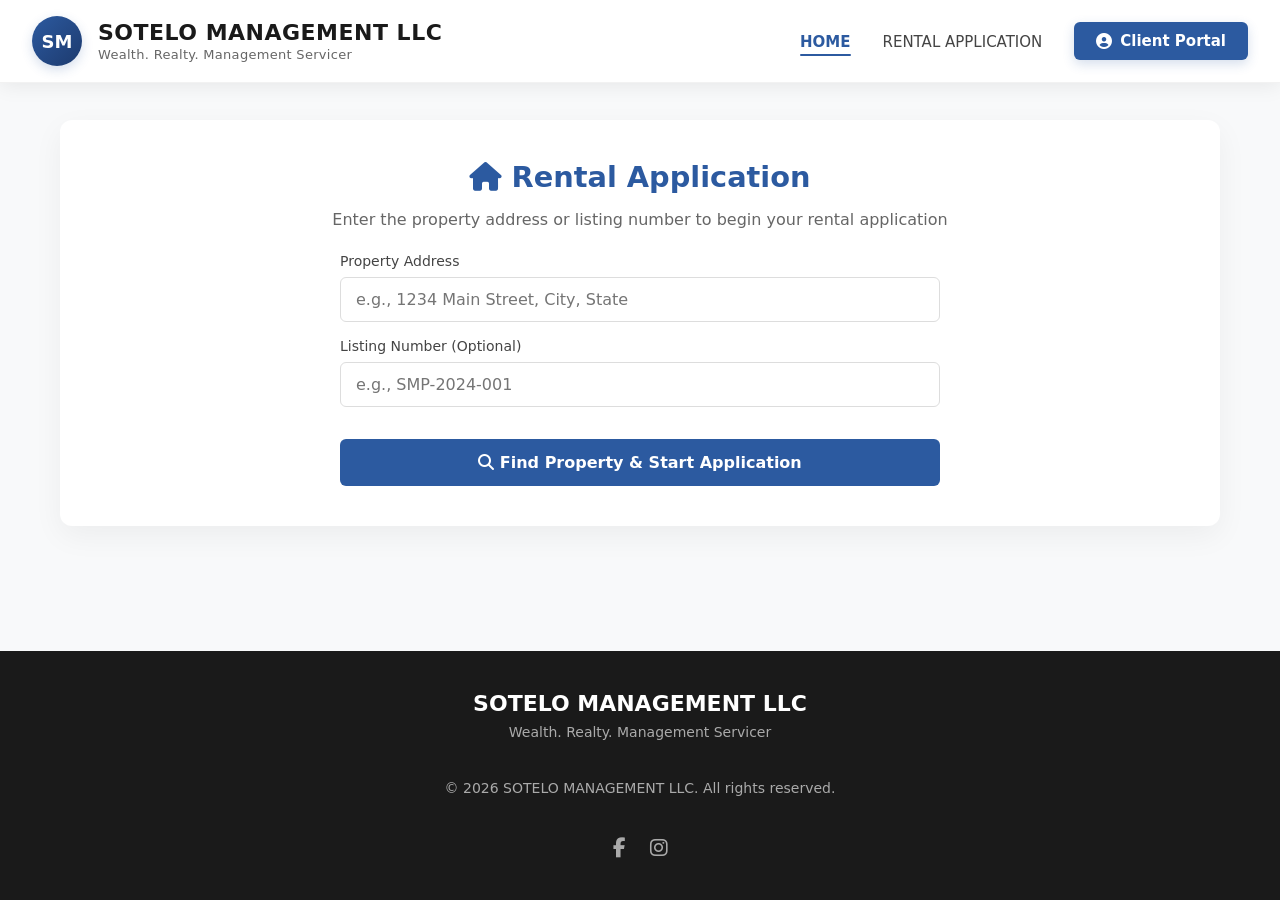
<file: legacy_ui_backup/app.html>
<!doctype html>
<html lang="en">
  <!-- Mirrored from www.sotelomanagement.com/app.html by HTTrack Website Copier/3.x [XR&CO'2014], Mon, 09 Feb 2026 10:55:15 GMT -->
  <head>
    <!-- <script src="main.js"></script> -->
    <meta charset="UTF-8" />
    <meta name="viewport" content="width=device-width, initial-scale=1.0" />
    <title>SOTELO MANAGEMENT LLC - Rental Application</title>
    <link
      rel="stylesheet"
      href="https://cdnjs.cloudflare.com/ajax/libs/font-awesome/6.4.0/css/all.min.css"
    />
    <style>
      /* Base styles matching index.html */
      * {
        margin: 0;
        padding: 0;
        box-sizing: border-box;
        font-family: "Inter", system-ui, sans-serif;
      }

      body {
        background-color: #f8f9fa;
        color: #333333;
        min-height: 100vh;
        display: flex;
        flex-direction: column;
      }

      /* Header matching index.html */
      header {
        background: rgba(255, 255, 255, 0.95);
        backdrop-filter: blur(10px);
        padding: 1rem 2rem;
        position: fixed;
        width: 100%;
        top: 0;
        z-index: 1000;
        box-shadow: 0 2px 20px rgba(0, 0, 0, 0.08);
        border-bottom: 1px solid rgba(0, 0, 0, 0.05);
      }

      .header-container {
        display: flex;
        justify-content: space-between;
        align-items: center;
        max-width: 1400px;
        margin: 0 auto;
      }

      .logo-container {
        display: flex;
        align-items: center;
        gap: 1rem;
      }

      .logo-circle {
        width: 50px;
        height: 50px;
        border-radius: 50%;
        background: linear-gradient(135deg, #2c5aa0 0%, #1d3a6e 100%);
        display: flex;
        align-items: center;
        justify-content: center;
        color: white;
        font-weight: bold;
        font-size: 18px;
        box-shadow: 0 4px 12px rgba(44, 90, 160, 0.2);
      }

      .logo-text {
        display: flex;
        flex-direction: column;
      }

      .company-name-header {
        font-size: 22px;
        font-weight: 700;
        color: #1a1a1a;
        letter-spacing: 0.5px;
      }

      .company-slogan-header {
        font-size: 13px;
        color: #666;
        margin-top: 2px;
        letter-spacing: 0.3px;
      }

      /* Navigation matching index.html */
      nav {
        display: flex;
        align-items: center;
        gap: 2rem;
      }

      .nav-links {
        display: flex;
        list-style: none;
        gap: 2rem;
        margin: 0;
        padding: 0;
      }

      .nav-links a {
        text-decoration: none;
        color: #444;
        font-weight: 500;
        font-size: 15px;
        transition: color 0.3s;
        position: relative;
      }

      .nav-links a:hover {
        color: #2c5aa0;
      }

      .nav-links a.active {
        color: #2c5aa0;
        font-weight: 600;
      }

      .nav-links a.active::after {
        content: "";
        position: absolute;
        bottom: -5px;
        left: 0;
        width: 100%;
        height: 2px;
        background: #2c5aa0;
        border-radius: 2px;
      }

      /* Client Portal Button matching index.html */
      .client-portal-btn {
        background-color: #2c5aa0;
        color: white;
        border: none;
        padding: 10px 22px;
        border-radius: 6px;
        font-weight: 600;
        font-size: 15px;
        cursor: pointer;
        transition:
          background-color 0.3s,
          transform 0.2s;
        box-shadow: 0 4px 12px rgba(44, 90, 160, 0.2);
        display: flex;
        align-items: center;
        gap: 8px;
      }

      .client-portal-btn:hover {
        background-color: #1d4a8a;
        transform: translateY(-2px);
      }

      .client-portal-btn i {
        font-size: 16px;
      }

      /* Main content container */
      .container {
        max-width: 1200px;
        margin: 120px auto 60px;
        padding: 0 20px;
        width: 100%;
      }

      /* Property Input Section */
      .property-input-section {
        background-color: white;
        border-radius: 12px;
        padding: 2.5rem;
        box-shadow: 0 10px 30px rgba(0, 0, 0, 0.05);
        text-align: center;
        margin-bottom: 30px;
      }

      .property-input-section h1 {
        color: #2c5aa0;
        margin-bottom: 1rem;
        font-size: 1.8rem;
        font-weight: 600;
      }

      .property-input-section p {
        color: #666;
        margin-bottom: 1.5rem;
        font-size: 1rem;
      }

      .input-group {
        display: flex;
        flex-direction: column;
        gap: 1rem;
        max-width: 600px;
        margin: 0 auto;
      }

      .input-row {
        display: flex;
        gap: 1rem;
      }

      .form-group {
        flex: 1;
      }

      .form-group label {
        display: block;
        margin-bottom: 0.5rem;
        color: #444;
        font-weight: 500;
        font-size: 14px;
        text-align: left;
      }

      .form-group input {
        width: 100%;
        padding: 12px 15px;
        border: 1px solid #ddd;
        border-radius: 6px;
        font-size: 16px;
        transition:
          border 0.3s,
          box-shadow 0.3s;
      }

      .form-group input:focus {
        border-color: #2c5aa0;
        outline: none;
        box-shadow: 0 0 0 3px rgba(44, 90, 160, 0.1);
      }

      .submit-property-btn {
        background-color: #2c5aa0;
        color: white;
        border: none;
        padding: 14px 30px;
        border-radius: 6px;
        font-size: 16px;
        font-weight: 600;
        cursor: pointer;
        transition: background-color 0.3s;
        margin-top: 1rem;
      }

      .submit-property-btn:hover {
        background-color: #1d4a8a;
      }

      /* Property Info Display */
      .property-info-section {
        background-color: white;
        border-radius: 12px;
        padding: 2rem;
        box-shadow: 0 10px 30px rgba(0, 0, 0, 0.05);
        margin-bottom: 30px;
        display: none;
      }

      .property-info-section.active {
        display: block;
      }

      .property-header {
        background: linear-gradient(135deg, #2c5aa0 0%, #1d3a6e 100%);
        color: white;
        padding: 1.5rem;
        border-radius: 10px;
        margin-bottom: 1.5rem;
      }

      .property-header h2 {
        font-size: 1.5rem;
        margin-bottom: 0.5rem;
      }

      .property-details-grid {
        display: grid;
        grid-template-columns: repeat(auto-fit, minmax(300px, 1fr));
        gap: 1.5rem;
        margin-bottom: 1.5rem;
      }

      .details-card {
        padding: 1.5rem;
        border-radius: 8px;
        border-left: 4px solid #2c5aa0;
        background-color: #f9f9f9;
      }

      .details-card h3 {
        color: #2c5aa0;
        margin-bottom: 1rem;
        font-size: 1.2rem;
      }

      .details-card ul {
        list-style-type: none;
        padding-left: 0;
      }

      .details-card li {
        padding: 0.5rem 0;
        border-bottom: 1px solid #eee;
      }

      .details-card li:last-child {
        border-bottom: none;
      }

      /* Application Button */
      .application-btn-container {
        text-align: center;
        margin: 2rem 0;
      }

      .open-application-btn {
        background-color: #2c5aa0;
        color: white;
        border: none;
        padding: 15px 40px;
        font-size: 1.1rem;
        font-weight: 600;
        border-radius: 6px;
        cursor: pointer;
        transition:
          background-color 0.3s,
          transform 0.2s;
        box-shadow: 0 4px 12px rgba(44, 90, 160, 0.2);
        display: inline-flex;
        align-items: center;
        gap: 10px;
      }

      .open-application-btn:hover {
        background-color: #1d4a8a;
        transform: translateY(-2px);
      }

      /* Application Modal */
      .modal-overlay {
        position: fixed;
        top: 0;
        left: 0;
        width: 100%;
        height: 100%;
        background-color: rgba(0, 0, 0, 0.7);
        display: none;
        justify-content: center;
        align-items: center;
        z-index: 2000;
        padding: 20px;
      }

      .modal-overlay.active {
        display: flex;
      }

      .modal-content {
        background-color: white;
        border-radius: 12px;
        width: 100%;
        max-width: 800px;
        max-height: 90vh;
        overflow-y: auto;
        box-shadow: 0 20px 40px rgba(0, 0, 0, 0.2);
        animation: modalSlideIn 0.3s ease-out;
      }

      @keyframes modalSlideIn {
        from {
          opacity: 0;
          transform: translateY(-50px);
        }
        to {
          opacity: 1;
          transform: translateY(0);
        }
      }

      .modal-header {
        background-color: #2c5aa0;
        color: white;
        padding: 1.5rem;
        display: flex;
        justify-content: space-between;
        align-items: center;
        position: sticky;
        top: 0;
        z-index: 1;
      }

      .modal-header h2 {
        font-size: 1.5rem;
        font-weight: 600;
        margin: 0;
      }

      .close-modal {
        background: none;
        border: none;
        color: white;
        font-size: 28px;
        cursor: pointer;
        line-height: 1;
        padding: 0;
        width: 30px;
        height: 30px;
        display: flex;
        align-items: center;
        justify-content: center;
        border-radius: 50%;
        transition: background-color 0.3s;
      }

      .close-modal:hover {
        background-color: rgba(255, 255, 255, 0.1);
      }

      .modal-body {
        padding: 2rem;
      }

      /* Application Form Styles */
      .application-form {
        display: flex;
        flex-direction: column;
        gap: 2rem;
      }

      .form-section {
        background-color: #f9f9f9;
        padding: 1.5rem;
        border-radius: 8px;
        border-left: 4px solid #2c5aa0;
      }

      .form-section h3 {
        color: #2c5aa0;
        margin-bottom: 1rem;
        font-size: 1.2rem;
      }

      .form-row {
        display: flex;
        flex-wrap: wrap;
        gap: 1rem;
        margin-bottom: 1rem;
      }

      .form-group-full {
        flex: 1;
        min-width: 250px;
      }

      .form-group-full label {
        display: block;
        margin-bottom: 0.5rem;
        color: #444;
        font-weight: 500;
        font-size: 14px;
      }

      .form-group-full label.required::after {
        content: " *";
        color: #e74c3c;
      }

      .form-group-full input,
      .form-group-full select,
      .form-group-full textarea {
        width: 100%;
        padding: 12px 15px;
        border: 1px solid #ddd;
        border-radius: 6px;
        font-size: 16px;
        transition:
          border 0.3s,
          box-shadow 0.3s;
      }

      .form-group-full input:focus,
      .form-group-full select:focus,
      .form-group-full textarea:focus {
        border-color: #2c5aa0;
        outline: none;
        box-shadow: 0 0 0 3px rgba(44, 90, 160, 0.1);
      }

      .form-group-full small {
        display: block;
        margin-top: 5px;
        color: #666;
        font-size: 0.85rem;
      }

      /* Occupants section */
      .occupants-section {
        background-color: #f0f7ff;
        padding: 1rem;
        border-radius: 8px;
        margin-top: 1rem;
      }

      .add-occupant-btn {
        background-color: #2c5aa0;
        color: white;
        border: none;
        padding: 10px 15px;
        border-radius: 6px;
        cursor: pointer;
        display: inline-flex;
        align-items: center;
        gap: 8px;
        margin-top: 10px;
        font-size: 14px;
      }

      .add-occupant-btn:hover {
        background-color: #1d4a8a;
      }

      .remove-occupant-btn {
        background-color: #e74c3c;
        color: white;
        border: none;
        border-radius: 50%;
        width: 30px;
        height: 30px;
        cursor: pointer;
        display: flex;
        align-items: center;
        justify-content: center;
        font-size: 18px;
      }

      .remove-occupant-btn:hover {
        background-color: #c0392b;
      }

      /* Disclosures */
      .disclosure-section {
        background-color: #f0f7ff;
        padding: 1.5rem;
        border-radius: 8px;
        border-left: 4px solid #2c5aa0;
      }

      .disclosure-content {
        max-height: 200px;
        overflow-y: auto;
        padding: 1rem;
        background-color: white;
        border-radius: 5px;
        border: 1px solid #ddd;
        margin-bottom: 1rem;
        font-size: 0.9rem;
        line-height: 1.5;
      }

      .terms-agreement {
        display: flex;
        align-items: flex-start;
        gap: 10px;
        margin-top: 15px;
      }

      .terms-agreement input {
        margin-top: 5px;
      }

      /* Submit button */
      .submit-application-btn {
        background-color: #2c5aa0;
        color: white;
        border: none;
        padding: 16px 40px;
        font-size: 1.1rem;
        font-weight: 600;
        border-radius: 6px;
        cursor: pointer;
        width: 100%;
        transition: background-color 0.3s;
        margin-top: 20px;
      }

      .submit-application-btn:hover {
        background-color: #1d4a8a;
      }

      /* Portal Login Modal Specific Styles */
      #portalLoginModal .form-group {
        margin-bottom: 1.5rem;
      }

      #portalLoginModal .form-group label {
        display: block;
        margin-bottom: 0.5rem;
        color: #444;
        font-weight: 500;
        font-size: 14px;
      }

      #portalLoginModal .form-group input {
        width: 100%;
        padding: 12px 15px;
        border: 1px solid #ddd;
        border-radius: 6px;
        font-size: 16px;
        transition:
          border 0.3s,
          box-shadow 0.3s;
      }

      #portalLoginModal .form-group input:focus {
        border-color: #2c5aa0;
        outline: none;
        box-shadow: 0 0 0 3px rgba(44, 90, 160, 0.1);
      }

      .modal-btn {
        width: 100%;
        background-color: #2c5aa0;
        color: white;
        border: none;
        padding: 14px;
        border-radius: 6px;
        font-size: 16px;
        font-weight: 600;
        cursor: pointer;
        transition: background-color 0.3s;
        margin-top: 10px;
      }

      .modal-btn:hover {
        background-color: #1d4a8a;
      }

      /* Footer matching index.html */
      footer {
        background-color: #1a1a1a;
        color: #ddd;
        padding: 2.5rem 2rem;
        text-align: center;
        margin-top: auto;
      }

      .footer-container {
        max-width: 1200px;
        margin: 0 auto;
        display: flex;
        flex-direction: column;
        align-items: center;
        gap: 1.5rem;
      }

      .footer-logo {
        display: flex;
        flex-direction: column;
        align-items: center;
        gap: 0.5rem;
      }

      .footer-company-name {
        font-size: 22px;
        font-weight: 700;
        color: white;
      }

      .footer-slogan {
        font-size: 14px;
        color: #aaa;
      }

      .copyright {
        font-size: 14px;
        color: #aaa;
        margin-top: 1rem;
      }

      .social-links {
        display: flex;
        gap: 1.5rem;
        margin-top: 1rem;
      }

      .social-links a {
        color: #aaa;
        font-size: 20px;
        transition: color 0.3s;
      }

      .social-links a:hover {
        color: #2c5aa0;
      }

      /* Mobile menu toggle */
      .mobile-menu-toggle {
        display: none;
        background: none;
        border: none;
        font-size: 24px;
        color: #444;
        cursor: pointer;
        padding: 8px;
      }

      /* Mobile responsiveness */
      @media (max-width: 768px) {
        header {
          padding: 1rem;
        }

        .header-container {
          flex-wrap: wrap;
        }

        .mobile-menu-toggle {
          display: block;
        }

        nav {
          width: 100%;
          order: 3;
          margin-top: 1rem;
          display: none;
        }

        nav.active {
          display: flex;
          flex-direction: column;
          align-items: flex-start;
          gap: 1rem;
        }

        .nav-links {
          flex-direction: column;
          gap: 1rem;
          width: 100%;
        }

        .client-portal-btn {
          width: 100%;
          justify-content: center;
        }

        .container {
          margin: 100px auto 40px;
          padding: 0 15px;
        }

        .property-input-section {
          padding: 1.5rem;
        }

        .input-row {
          flex-direction: column;
        }

        .property-details-grid {
          grid-template-columns: 1fr;
        }

        .modal-body {
          padding: 1.5rem;
        }
      }

      /* Modal Results */
      .result-modal {
        max-width: 500px;
      }

      .modal-icon {
        font-size: 4rem;
        margin-bottom: 20px;
      }

      .approved .modal-icon {
        color: #2ecc71;
      }

      .denied .modal-icon {
        color: #e74c3c;
      }

      .next-steps {
        background-color: #f8f9fa;
        padding: 15px;
        border-radius: 8px;
        margin-top: 20px;
        text-align: left;
      }

      .next-steps h5 {
        color: #2c5aa0;
        margin-bottom: 10px;
      }

      .next-steps ul {
        padding-left: 20px;
        margin-bottom: 0;
      }

      .next-steps li {
        margin-bottom: 8px;
      }

      /* Property database (simulated) */
      .property-database {
        display: none;
      }
    </style>
  </head>
  <body>
    <!-- Header -->
    <header>
      <div class="header-container">
        <div class="logo-container">
          <div class="logo-circle">SM</div>
          <div class="logo-text">
            <div class="company-name-header">SOTELO MANAGEMENT LLC</div>
            <div class="company-slogan-header">
              Wealth. Realty. Management Servicer
            </div>
          </div>
        </div>

        <button class="mobile-menu-toggle" id="mobileMenuToggle">
          <i class="fas fa-bars"></i>
        </button>

        <nav id="mainNav">
          <ul class="nav-links">
            <li><a href="index-2.html" class="active">HOME</a></li>
            <li>
              <a href="#" id="rentalApplicationLink">RENTAL APPLICATION</a>
            </li>
          </ul>
          <button class="client-portal-btn" id="openPortalModal">
            <i class="fas fa-user-circle"></i>
            Client Portal
          </button>
        </nav>
      </div>
    </header>

    <!-- Main Content -->
    <div class="container">
      <!-- Property Input Section -->
      <div class="property-input-section">
        <h1><i class="fas fa-home"></i> Rental Application</h1>
        <p>
          Enter the property address or listing number to begin your rental
          application
        </p>

        <form id="propertyInputForm">
          <div class="input-group">
            <div class="input-row">
              <div class="form-group">
                <label for="propertyAddress">Property Address</label>
                <input
                  type="text"
                  id="propertyAddress"
                  placeholder="e.g., 1234 Main Street, City, State"
                />
              </div>
            </div>

            <div class="input-row">
              <div class="form-group">
                <label for="listingNumber">Listing Number (Optional)</label>
                <input
                  type="text"
                  id="listingNumber"
                  placeholder="e.g., SMP-2024-001"
                />
              </div>
            </div>

            <button type="submit" class="submit-property-btn">
              <i class="fas fa-search"></i> Find Property & Start Application
            </button>
          </div>
        </form>
      </div>

      <!-- Property Info Display -->
      <div class="property-info-section" id="propertyInfoSection">
        <div class="property-header">
          <h2 id="propertyAddressDisplay">1234 Main Street, California</h2>
          <p id="propertyRentDisplay">$3,450/month • Minimum 12-month lease</p>
        </div>

        <div class="property-details-grid">
          <div class="details-card">
            <h3><i class="fas fa-check-circle"></i> Included in Rent</h3>
            <ul>
              <li><i class="fas fa-leaf"></i> Bi-weekly gardening service</li>
              <li><i class="fas fa-trash"></i> Trash service (3 cans)</li>
              <li>- General Trash</li>
              <li>- Green Waste</li>
              <li>- Recyclables</li>
            </ul>
          </div>

          <div class="details-card">
            <h3><i class="fas fa-dollar-sign"></i> Move-in Costs</h3>
            <ul>
              <li>First Month's Rent: <strong>$3,450</strong></li>
              <li>Last Month's Rent: <strong>$3,450</strong></li>
              <li>Security Deposit: <strong>$2,450</strong></li>
              <li
                style="
                  background-color: #e8f4fc;
                  padding: 10px;
                  border-radius: 5px;
                  margin-top: 10px;
                "
              >
                Total Due (without pet): <strong>$9,350</strong>
              </li>
              <li>
                Pet Deposit (if applicable): Additional (TBD upon approval)
              </li>
            </ul>
          </div>

          <div class="details-card">
            <h3><i class="fas fa-clipboard-list"></i> Policies</h3>
            <ul>
              <li><i class="fas fa-clock"></i> Minimum lease: 12 months</li>
              <li>
                <i class="fas fa-shower"></i> Tenant pays: Water, Electricity,
                Gas, Cable/Internet
              </li>
              <li>
                <i class="fas fa-paw"></i> Pets considered with additional pet
                deposit
              </li>
              <li>
                <i class="fas fa-smoking-ban"></i> No smoking inside the home
              </li>
            </ul>
          </div>
        </div>

        <div class="application-btn-container">
          <button class="open-application-btn" id="openApplicationBtn">
            <i class="fas fa-file-alt"></i> Start Rental Application
          </button>
        </div>
      </div>
    </div>

    <!-- Portal Login Modal -->
    <div class="modal-overlay" id="portalLoginModal">
      <div class="modal-content">
        <div class="modal-header">
          <h2>Client Portal Login</h2>
          <button class="close-modal" id="closePortalModal">&times;</button>
        </div>
        <div class="modal-body">
          <form id="loginForm">
            <div class="form-group">
              <label for="portalUsername">Username or Email</label>
              <input
                type="text"
                id="portalUsername"
                placeholder="Enter your username or email"
                required
              />
            </div>
            <div class="form-group">
              <label for="portalPassword">Password</label>
              <input
                type="password"
                id="portalPassword"
                placeholder="Enter your password"
                required
              />
            </div>
            <button type="submit" class="modal-btn">Login to Portal</button>
          </form>
          <div class="modal-footer">
            <p>
              Need help accessing your account? Contact
              <a href="mailto:support@sotelomanage.com"
                >support@sotelomanage.com</a
              >
            </p>
          </div>
        </div>
      </div>
    </div>

    <!-- Rental Application Modal -->
    <div class="modal-overlay" id="applicationModal">
      <div class="modal-content">
        <div class="modal-header">
          <h2 id="applicationModalTitle">Rental Application</h2>
          <button class="close-modal" id="closeApplicationModal">
            &times;
          </button>
        </div>
        <div class="modal-body">
          <form id="rentalApplicationForm">
            <div class="form-section">
              <h3><i class="fas fa-user"></i> Primary Applicant Information</h3>
              <div class="form-row">
                <div class="form-group-full">
                  <label for="firstName" class="required">First Name</label>
                  <input type="text" id="firstName" name="firstName" required />
                </div>
                <div class="form-group-full">
                  <label for="lastName" class="required">Last Name</label>
                  <input type="text" id="lastName" name="lastName" required />
                </div>
              </div>

              <div class="form-row">
                <div class="form-group-full">
                  <label for="email" class="required">Email Address</label>
                  <input type="email" id="email" name="email" required />
                </div>
                <div class="form-group-full">
                  <label for="phone" class="required">Phone Number</label>
                  <input type="tel" id="phone" name="phone" required />
                </div>
              </div>

              <div class="form-row">
                <div class="form-group-full">
                  <label for="ssn" class="required"
                    >Social Security Number (Last 4 digits)</label
                  >
                  <input
                    type="text"
                    id="ssn"
                    name="ssn"
                    pattern="\d{4}"
                    maxlength="4"
                    required
                  />
                  <small
                    >Required for credit check. We only need the last 4
                    digits.</small
                  >
                </div>
                <div class="form-group-full">
                  <label for="dob" class="required">Date of Birth</label>
                  <input type="date" id="dob" name="dob" required />
                </div>
              </div>
            </div>

            <div class="form-section">
              <h3>
                <i class="fas fa-briefcase"></i> Employment & Income Information
              </h3>
              <div class="form-row">
                <div class="form-group-full">
                  <label for="employer" class="required"
                    >Current Employer</label
                  >
                  <input type="text" id="employer" name="employer" required />
                </div>
                <div class="form-group-full">
                  <label for="jobTitle" class="required"
                    >Job Title/Position</label
                  >
                  <input type="text" id="jobTitle" name="jobTitle" required />
                </div>
              </div>

              <div class="form-row">
                <div class="form-group-full">
                  <label for="employmentMonths" class="required"
                    >Length of Employment (months)</label
                  >
                  <input
                    type="number"
                    id="employmentMonths"
                    name="employmentMonths"
                    min="0"
                    required
                  />
                </div>
                <div class="form-group-full">
                  <label for="monthlyIncome" class="required"
                    >Gross Monthly Income ($)</label
                  >
                  <input
                    type="number"
                    id="monthlyIncome"
                    name="monthlyIncome"
                    min="0"
                    step="100"
                    required
                  />
                  <small
                    >Must be at least 2.5 times monthly rent to qualify</small
                  >
                </div>
              </div>
            </div>

            <div class="form-section">
              <h3><i class="fas fa-history"></i> Rental History</h3>
              <div class="form-row">
                <div class="form-group-full">
                  <label for="currentAddress" class="required"
                    >Current Address</label
                  >
                  <input
                    type="text"
                    id="currentAddress"
                    name="currentAddress"
                    required
                  />
                </div>
                <div class="form-group-full">
                  <label for="currentLandlord" class="required"
                    >Current Landlord/Property Manager</label
                  >
                  <input
                    type="text"
                    id="currentLandlord"
                    name="currentLandlord"
                    required
                  />
                </div>
              </div>

              <div class="form-row">
                <div class="form-group-full">
                  <label for="landlordPhone" class="required"
                    >Landlord Phone Number</label
                  >
                  <input
                    type="tel"
                    id="landlordPhone"
                    name="landlordPhone"
                    required
                  />
                </div>
                <div class="form-group-full">
                  <label for="monthsAtAddress" class="required"
                    >Months at Current Address</label
                  >
                  <input
                    type="number"
                    id="monthsAtAddress"
                    name="monthsAtAddress"
                    min="0"
                    required
                  />
                </div>
              </div>
            </div>

            <div class="form-section">
              <h3><i class="fas fa-users"></i> Occupants Information</h3>
              <div class="form-row">
                <div class="form-group-full">
                  <label for="totalOccupants" class="required"
                    >Total Number of Occupants (including yourself)</label
                  >
                  <input
                    type="number"
                    id="totalOccupants"
                    name="totalOccupants"
                    min="1"
                    max="10"
                    required
                  />
                  <small>California maximum: 2 persons per bedroom + 1</small>
                </div>
              </div>

              <div id="occupantsContainer" class="occupants-section">
                <h4 style="margin-bottom: 15px">
                  Occupant Details (excluding primary applicant)
                </h4>
                <div class="form-row occupant-row">
                  <div class="form-group-full">
                    <label>Full Name</label>
                    <input
                      type="text"
                      name="occupantName[]"
                      placeholder="Occupant name"
                    />
                  </div>
                  <div class="form-group-full">
                    <label>Relationship</label>
                    <input
                      type="text"
                      name="occupantRelationship[]"
                      placeholder="Spouse, child, etc."
                    />
                  </div>
                  <div class="form-group-full">
                    <label>Age</label>
                    <input
                      type="number"
                      name="occupantAge[]"
                      min="0"
                      max="120"
                      placeholder="Age"
                    />
                  </div>
                  <div
                    style="
                      min-width: 50px;
                      display: flex;
                      align-items: flex-end;
                    "
                  >
                    <button type="button" class="remove-occupant-btn" disabled>
                      ×
                    </button>
                  </div>
                </div>
              </div>

              <button
                type="button"
                class="add-occupant-btn"
                id="addOccupantBtn"
              >
                <i class="fas fa-plus"></i> Add Another Occupant
              </button>
            </div>

            <div class="form-section">
              <h3><i class="fas fa-paw"></i> Pet Information</h3>
              <div class="form-row">
                <div class="form-group-full">
                  <label for="pets">Do you have any pets?</label>
                  <select id="pets" name="pets" required>
                    <option value="">Select</option>
                    <option value="no">No</option>
                    <option value="yes">Yes</option>
                  </select>
                </div>
              </div>

              <div id="petDetailsSection" style="display: none">
                <div class="form-row">
                  <div class="form-group-full">
                    <label for="petType">Type of Pet</label>
                    <input
                      type="text"
                      id="petType"
                      name="petType"
                      placeholder="Dog, cat, etc."
                    />
                  </div>
                  <div class="form-group-full">
                    <label for="petBreed">Breed</label>
                    <input type="text" id="petBreed" name="petBreed" />
                  </div>
                </div>

                <div class="form-row">
                  <div class="form-group-full">
                    <label for="petWeight">Weight (lbs)</label>
                    <input
                      type="number"
                      id="petWeight"
                      name="petWeight"
                      min="0"
                    />
                  </div>
                  <div class="form-group-full">
                    <label for="petAge">Age</label>
                    <input type="number" id="petAge" name="petAge" min="0" />
                  </div>
                </div>
              </div>
            </div>

            <div class="disclosure-section">
              <h3>
                <i class="fas fa-file-contract"></i> Required California
                Disclosures
              </h3>
              <div class="disclosure-content">
                <p>
                  <strong>Megan's Law Disclosure:</strong> Pursuant to Section
                  290.46 of the California Penal Code, information about
                  specified registered sex offenders is available to the public
                  via an Internet Web site maintained by the Department of
                  Justice at www.meganslaw.ca.gov.
                </p>

                <p>
                  <strong>Credit Check Authorization:</strong> By submitting
                  this application, you authorize us to obtain your credit
                  report and verify the information provided. Application fee:
                  $52.46 (California maximum).
                </p>

                <p>
                  <strong>Fair Housing:</strong> We comply with all federal,
                  state, and local fair housing laws. We do not discriminate
                  based on race, color, religion, sex, national origin, familial
                  status, disability, sexual orientation, gender identity,
                  source of income, or any other protected class.
                </p>
              </div>

              <div class="terms-agreement">
                <input
                  type="checkbox"
                  id="agreeTerms"
                  name="agreeTerms"
                  required
                />
                <label for="agreeTerms" class="required"
                  >I have read and understand all disclosures above. I certify
                  that all information provided in this application is true and
                  complete. I authorize verification of all information
                  provided, including credit, criminal, employment, and rental
                  history checks.</label
                >
              </div>

              <div class="terms-agreement">
                <input type="checkbox" id="agreeFee" name="agreeFee" required />
                <label for="agreeFee" class="required"
                  >I understand there is a non-refundable application fee of
                  $52.46 (California maximum) that will be required if my
                  application proceeds to the screening stage.</label
                >
              </div>
            </div>

            <button
              type="submit"
              class="submit-application-btn"
              id="submitApplicationBtn"
            >
              <i class="fas fa-paper-plane"></i> Submit Rental Application
            </button>
          </form>
        </div>
      </div>
    </div>

    <!-- Approval Modal -->
    <div class="modal-overlay" id="approvalModal">
      <div class="modal-content result-modal">
        <div class="modal-header">
          <h3>Application Status</h3>
        </div>
        <div class="modal-body approved">
          <div class="modal-icon">
            <i class="fas fa-check-circle"></i>
          </div>
          <h4>Preliminary Approval</h4>
          <p>
            Based on the information provided, you appear to meet our
            preliminary qualifications.
          </p>
          <div class="next-steps">
            <h5>
              Your application has been forwarded to the property manager.
            </h5>
            <ul>
              <li>
                You will receive an email with instructions to pay the $52.46
                application fee
              </li>
              <li>
                After payment, we will conduct credit and background checks
              </li>
              <li>We will contact your current landlord for reference</li>
              <li>
                If approved, you'll receive lease documents within 3 business
                days
              </li>
            </ul>
          </div>
          <button
            class="submit-application-btn"
            id="closeApprovalBtn"
            style="margin-top: 20px"
          >
            Close
          </button>
        </div>
      </div>
    </div>

    <!-- Denial Modal -->
    <div class="modal-overlay" id="denialModal">
      <div class="modal-content result-modal">
        <div class="modal-header">
          <h3>Application Status</h3>
        </div>
        <div class="modal-body denied">
          <div class="modal-icon">
            <i class="fas fa-times-circle"></i>
          </div>
          <h4>Not Qualified</h4>
          <p>
            Based on the information provided, you do not meet our minimum
            qualifications at this time.
          </p>
          <div class="next-steps">
            <h5 id="denialReason">Income does not meet minimum requirement</h5>
            <p style="margin-top: 10px">
              If you believe this decision was made in error, please contact us
              at <strong>support@sotelomanage.com</strong>.
            </p>
          </div>
          <button
            class="submit-application-btn"
            id="closeDenialBtn"
            style="margin-top: 20px"
          >
            Close
          </button>
        </div>
      </div>
    </div>

    <!-- Footer -->
    <footer>
      <div class="footer-container">
        <div class="footer-logo">
          <div class="footer-company-name">SOTELO MANAGEMENT LLC</div>
          <div class="footer-slogan">Wealth. Realty. Management Servicer</div>
        </div>

        <div class="copyright">
          &copy; 2026 SOTELO MANAGEMENT LLC. All rights reserved.
        </div>

        <div class="social-links">
          <a href="#" aria-label="Facebook"
            ><i class="fab fa-facebook-f"></i
          ></a>
          <a href="#" aria-label="Instagram"
            ><i class="fab fa-instagram"></i
          ></a>
        </div>
      </div>
    </footer>

    <!-- Hidden property database -->
    <div class="property-database">
      <!-- This simulates a property database lookup -->
      <div
        data-address="1234 main street, california"
        data-listing="SMP-2024-001"
      >
        <div class="property-address">1234 Main Street, California</div>
        <div class="property-rent">$3,450/month • Minimum 12-month lease</div>
      </div>
      <div
        data-address="5678 oak avenue, los angeles, ca"
        data-listing="SMP-2024-002"
      >
        <div class="property-address">5678 Oak Avenue, Los Angeles, CA</div>
        <div class="property-rent">$2,850/month • Minimum 12-month lease</div>
      </div>
      <div
        data-address="9101 pine road, san francisco"
        data-listing="SMP-2024-003"
      >
        <div class="property-address">9101 Pine Road, San Francisco</div>
        <div class="property-rent">$4,200/month • Minimum 12-month lease</div>
      </div>
    </div>

    <script>
      // DOM Elements
      const propertyInputForm = document.getElementById("propertyInputForm");
      const propertyInfoSection = document.getElementById(
        "propertyInfoSection",
      );
      const propertyAddressDisplay = document.getElementById(
        "propertyAddressDisplay",
      );
      const propertyRentDisplay = document.getElementById(
        "propertyRentDisplay",
      );
      const openApplicationBtn = document.getElementById("openApplicationBtn");
      const applicationModal = document.getElementById("applicationModal");
      const closeApplicationModal = document.getElementById(
        "closeApplicationModal",
      );
      const applicationModalTitle = document.getElementById(
        "applicationModalTitle",
      );
      const rentalApplicationForm = document.getElementById(
        "rentalApplicationForm",
      );
      const submitApplicationBtn = document.getElementById(
        "submitApplicationBtn",
      );
      const approvalModal = document.getElementById("approvalModal");
      const denialModal = document.getElementById("denialModal");
      const closeApprovalBtn = document.getElementById("closeApprovalBtn");
      const closeDenialBtn = document.getElementById("closeDenialBtn");
      const mobileMenuToggle = document.getElementById("mobileMenuToggle");
      const mainNav = document.getElementById("mainNav");
      const portalLoginModal = document.getElementById("portalLoginModal");
      const openPortalModal = document.getElementById("openPortalModal");
      const closePortalModal = document.getElementById("closePortalModal");
      const loginForm = document.getElementById("loginForm");
      const rentalApplicationLink = document.getElementById(
        "rentalApplicationLink",
      );

      // Property database simulation
      const propertyDatabase = [
        {
          address: "1234 main street, california",
          listing: "SMP-2024-001",
          displayAddress: "1234 Main Street, California",
          rent: "$3,450/month • Minimum 12-month lease",
        },
        {
          address: "5678 oak avenue, los angeles, ca",
          listing: "SMP-2024-002",
          displayAddress: "5678 Oak Avenue, Los Angeles, CA",
          rent: "$2,850/month • Minimum 12-month lease",
        },
        {
          address: "9101 pine road, san francisco",
          listing: "SMP-2024-003",
          displayAddress: "9101 Pine Road, San Francisco",
          rent: "$4,200/month • Minimum 12-month lease",
        },
      ];

      // Current property data
      let currentProperty = null;

      // Property input form submission
      propertyInputForm.addEventListener("submit", function (e) {
        e.preventDefault();

        const addressInput = document
          .getElementById("propertyAddress")
          .value.trim()
          .toLowerCase();
        const listingInput = document
          .getElementById("listingNumber")
          .value.trim()
          .toUpperCase();

        if (!addressInput && !listingInput) {
          alert("Please enter either a property address or listing number.");
          return;
        }

        // Find property in database
        let foundProperty = null;

        if (listingInput) {
          foundProperty = propertyDatabase.find(
            (prop) => prop.listing === listingInput,
          );
        }

        if (!foundProperty && addressInput) {
          foundProperty = propertyDatabase.find(
            (prop) =>
              prop.address.includes(addressInput) ||
              addressInput.includes(prop.address),
          );
        }

        if (foundProperty) {
          currentProperty = foundProperty;
          propertyAddressDisplay.textContent = foundProperty.displayAddress;
          propertyRentDisplay.textContent = foundProperty.rent;
          propertyInfoSection.classList.add("active");

          // Update modal title
          applicationModalTitle.textContent = `Rental Application - ${foundProperty.displayAddress}`;

          // Scroll to property info
          propertyInfoSection.scrollIntoView({ behavior: "smooth" });
        } else {
          // Show generic property info if not found
          currentProperty = {
            displayAddress: addressInput || "Property",
            rent: "Contact for pricing",
          };

          propertyAddressDisplay.textContent = addressInput || "Property";
          propertyRentDisplay.textContent = "Contact for pricing";
          propertyInfoSection.classList.add("active");
          applicationModalTitle.textContent = `Rental Application - ${addressInput || "Property"}`;
          propertyInfoSection.scrollIntoView({ behavior: "smooth" });
        }
      });

      // Open application modal
      openApplicationBtn.addEventListener("click", function () {
        if (!currentProperty) {
          alert("Please first enter a property address or listing number.");
          return;
        }

        applicationModal.classList.add("active");
        document.body.style.overflow = "hidden";
      });

      // Close application modal
      closeApplicationModal.addEventListener("click", function () {
        applicationModal.classList.remove("active");
        document.body.style.overflow = "auto";
      });

      // Application form functionality
      // (Note: I've removed the vehicle information section as requested)

      // Occupant management
      const addOccupantBtn = document.getElementById("addOccupantBtn");
      const occupantsContainer = document.getElementById("occupantsContainer");
      const totalOccupantsInput = document.getElementById("totalOccupants");

      addOccupantBtn.addEventListener("click", function () {
        const occupantCount = document.querySelectorAll(".occupant-row").length;
        if (occupantCount >= 9) {
          alert("Maximum of 9 additional occupants allowed.");
          return;
        }

        const newRow = document.createElement("div");
        newRow.className = "form-row occupant-row";
        newRow.innerHTML = `
                <div class="form-group-full">
                    <label>Full Name</label>
                    <input type="text" name="occupantName[]" placeholder="Occupant name">
                </div>
                <div class="form-group-full">
                    <label>Relationship</label>
                    <input type="text" name="occupantRelationship[]" placeholder="Spouse, child, etc.">
                </div>
                <div class="form-group-full">
                    <label>Age</label>
                    <input type="number" name="occupantAge[]" min="0" max="120" placeholder="Age">
                </div>
                <div style="min-width: 50px; display: flex; align-items: flex-end;">
                    <button type="button" class="remove-occupant-btn">×</button>
                </div>
            `;

        occupantsContainer.appendChild(newRow);

        // Enable remove button if there are multiple rows
        const removeButtons = document.querySelectorAll(".remove-occupant-btn");
        if (removeButtons.length > 1) {
          removeButtons.forEach((btn) => (btn.disabled = false));
        }
      });

      // Remove occupant row
      occupantsContainer.addEventListener("click", function (e) {
        if (e.target.classList.contains("remove-occupant-btn")) {
          const rows = document.querySelectorAll(".occupant-row");
          if (rows.length > 1) {
            e.target.closest(".occupant-row").remove();

            // Disable remove button if only one row left
            const remainingButtons = document.querySelectorAll(
              ".remove-occupant-btn",
            );
            if (remainingButtons.length === 1) {
              remainingButtons[0].disabled = true;
            }
          }
        }
      });

      // Pet details toggle
      const petsSelect = document.getElementById("pets");
      const petDetailsSection = document.getElementById("petDetailsSection");

      petsSelect.addEventListener("change", function () {
        if (this.value === "yes") {
          petDetailsSection.style.display = "block";
        } else {
          petDetailsSection.style.display = "none";
        }
      });

      // Application form submission
      rentalApplicationForm.addEventListener("submit", function (e) {
        e.preventDefault();

        // Disable submit button
        submitApplicationBtn.disabled = true;
        submitApplicationBtn.innerHTML =
          '<i class="fas fa-spinner fa-spin"></i> Processing...';

        // Collect form data
        const formData = new FormData(this);
        const applicationData = Object.fromEntries(formData);

        // Calculate total income
        const monthlyIncome = parseFloat(applicationData.monthlyIncome) || 0;
        const requiredIncome = 3450 * 2.5; // $8,625 for example property

        // Check qualifications (simplified)
        const isQualified = monthlyIncome >= requiredIncome;

        // Simulate processing delay
        setTimeout(() => {
          if (isQualified) {
            approvalModal.classList.add("active");
            applicationModal.classList.remove("active");
          } else {
            document.getElementById("denialReason").textContent =
              `Income ($${monthlyIncome.toLocaleString()}) does not meet minimum requirement of $${requiredIncome.toLocaleString()}/month (2.5x rent)`;
            denialModal.classList.add("active");
            applicationModal.classList.remove("active");
          }

          // Reset form button
          submitApplicationBtn.disabled = false;
          submitApplicationBtn.innerHTML =
            '<i class="fas fa-paper-plane"></i> Submit Rental Application';
        }, 1500);
      });

      // Close modals
      closeApprovalBtn.addEventListener("click", function () {
        approvalModal.classList.remove("active");
        document.body.style.overflow = "auto";
        rentalApplicationForm.reset();
      });

      closeDenialBtn.addEventListener("click", function () {
        denialModal.classList.remove("active");
        document.body.style.overflow = "auto";
      });

      // Mobile menu toggle
      mobileMenuToggle.addEventListener("click", function () {
        mainNav.classList.toggle("active");

        // Change icon
        const icon = this.querySelector("i");
        if (mainNav.classList.contains("active")) {
          icon.classList.remove("fa-bars");
          icon.classList.add("fa-times");
        } else {
          icon.classList.remove("fa-times");
          icon.classList.add("fa-bars");
        }
      });

      // Portal modal functionality
      openPortalModal.addEventListener("click", function () {
        portalLoginModal.classList.add("active");
        document.body.style.overflow = "hidden";
      });

      closePortalModal.addEventListener("click", function () {
        portalLoginModal.classList.remove("active");
        document.body.style.overflow = "auto";
      });

      // Login form submission
      loginForm.addEventListener("submit", function (e) {
        e.preventDefault();

        const username = document.getElementById("portalUsername").value.trim();
        const password = document.getElementById("portalPassword").value;

        // User credentials (same as index.html)
        const testUsername = "test";
        const adminUsername = "admin";
        const userPassword = "password";

        // Check if credentials match
        if (
          (username === testUsername || username === adminUsername) &&
          password === userPassword
        ) {
          // Success: Show welcome message
          let redirectUrl = "renter/renter_portal.html";
          let userType = "renter";

          // Admin gets different redirect
          if (username === adminUsername) {
            redirectUrl = "admin/admin_dashboard.html";
            userType = "admin";
          }

          alert(`Welcome, ${username} (${userType})! Redirecting to portal...`);
          loginForm.reset();
          portalLoginModal.classList.remove("active");
          document.body.style.overflow = "auto";

          // Redirect to appropriate portal after a brief delay
          setTimeout(function () {
            window.location.href = redirectUrl;
          }, 500);
        } else {
          // Invalid credentials
          alert(
            "Invalid username or password. Please try again.\n\nFor demo purposes, use:\nUsername: test or admin\nPassword: password",
          );

          // Clear password field for security
          document.getElementById("portalPassword").value = "";

          // Focus back on username field
          document.getElementById("portalUsername").focus();
        }
      });

      // Close modals when clicking outside
      document.addEventListener("click", function (e) {
        if (e.target.classList.contains("modal-overlay")) {
          document
            .querySelectorAll(".modal-overlay.active")
            .forEach((modal) => {
              modal.classList.remove("active");
            });
          document.body.style.overflow = "auto";
        }
      });

      // Close modals with Escape key
      document.addEventListener("keydown", function (e) {
        if (e.key === "Escape") {
          document
            .querySelectorAll(".modal-overlay.active")
            .forEach((modal) => {
              modal.classList.remove("active");
            });
          document.body.style.overflow = "auto";
        }
      });

      // Rental application link click
      rentalApplicationLink.addEventListener("click", function (e) {
        e.preventDefault();

        // If already on application page, scroll to top
        if (window.location.pathname.includes("app.html")) {
          window.scrollTo({ top: 0, behavior: "smooth" });
        } else {
          // Otherwise, redirect to application page
          window.location.href = "app.html";
        }
      });

      // Set minimum date for DOB (18 years old)
      const today = new Date();
      const minDate = new Date(
        today.getFullYear() - 18,
        today.getMonth(),
        today.getDate(),
      );
      document.getElementById("dob").max = minDate.toISOString().split("T")[0];

      // Initialize the page with URL parameters
      function initializeFromURL() {
        const urlParams = new URLSearchParams(window.location.search);
        const address = urlParams.get("address");
        const listing = urlParams.get("listing");

        if (address || listing) {
          document.getElementById("propertyAddress").value = address || "";
          document.getElementById("listingNumber").value = listing || "";

          // Trigger form submission
          const submitEvent = new Event("submit", { cancelable: true });
          propertyInputForm.dispatchEvent(submitEvent);
        }
      }

      // Initialize page
      initializeFromURL();
    </script>
  </body>

  <!-- Mirrored from www.sotelomanagement.com/app.html by HTTrack Website Copier/3.x [XR&CO'2014], Mon, 09 Feb 2026 10:55:16 GMT -->
</html>
</file>
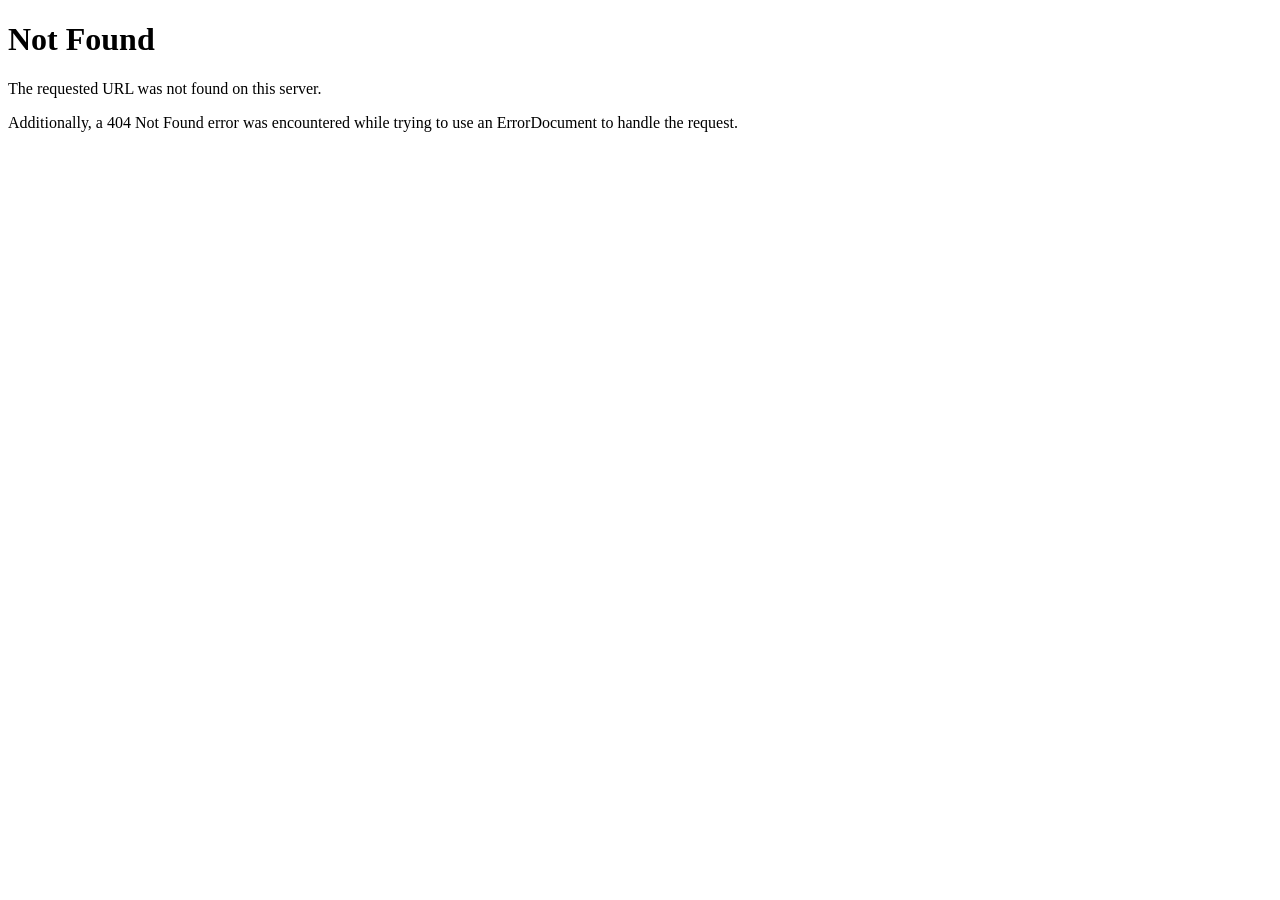
<file: legacy_ui_backup/styles.html>
<!DOCTYPE HTML PUBLIC "-//W3C//DTD HTML 4.01//EN" "http://www.w3.org/TR/html4/strict.dtd">
<html><head>
<title>404 Not Found</title>
</head><body>
<h1>Not Found</h1>
<p>The requested URL was not found on this server.</p>
<p>Additionally, a 404 Not Found
error was encountered while trying to use an ErrorDocument to handle the request.</p>
</body></html>
</file>
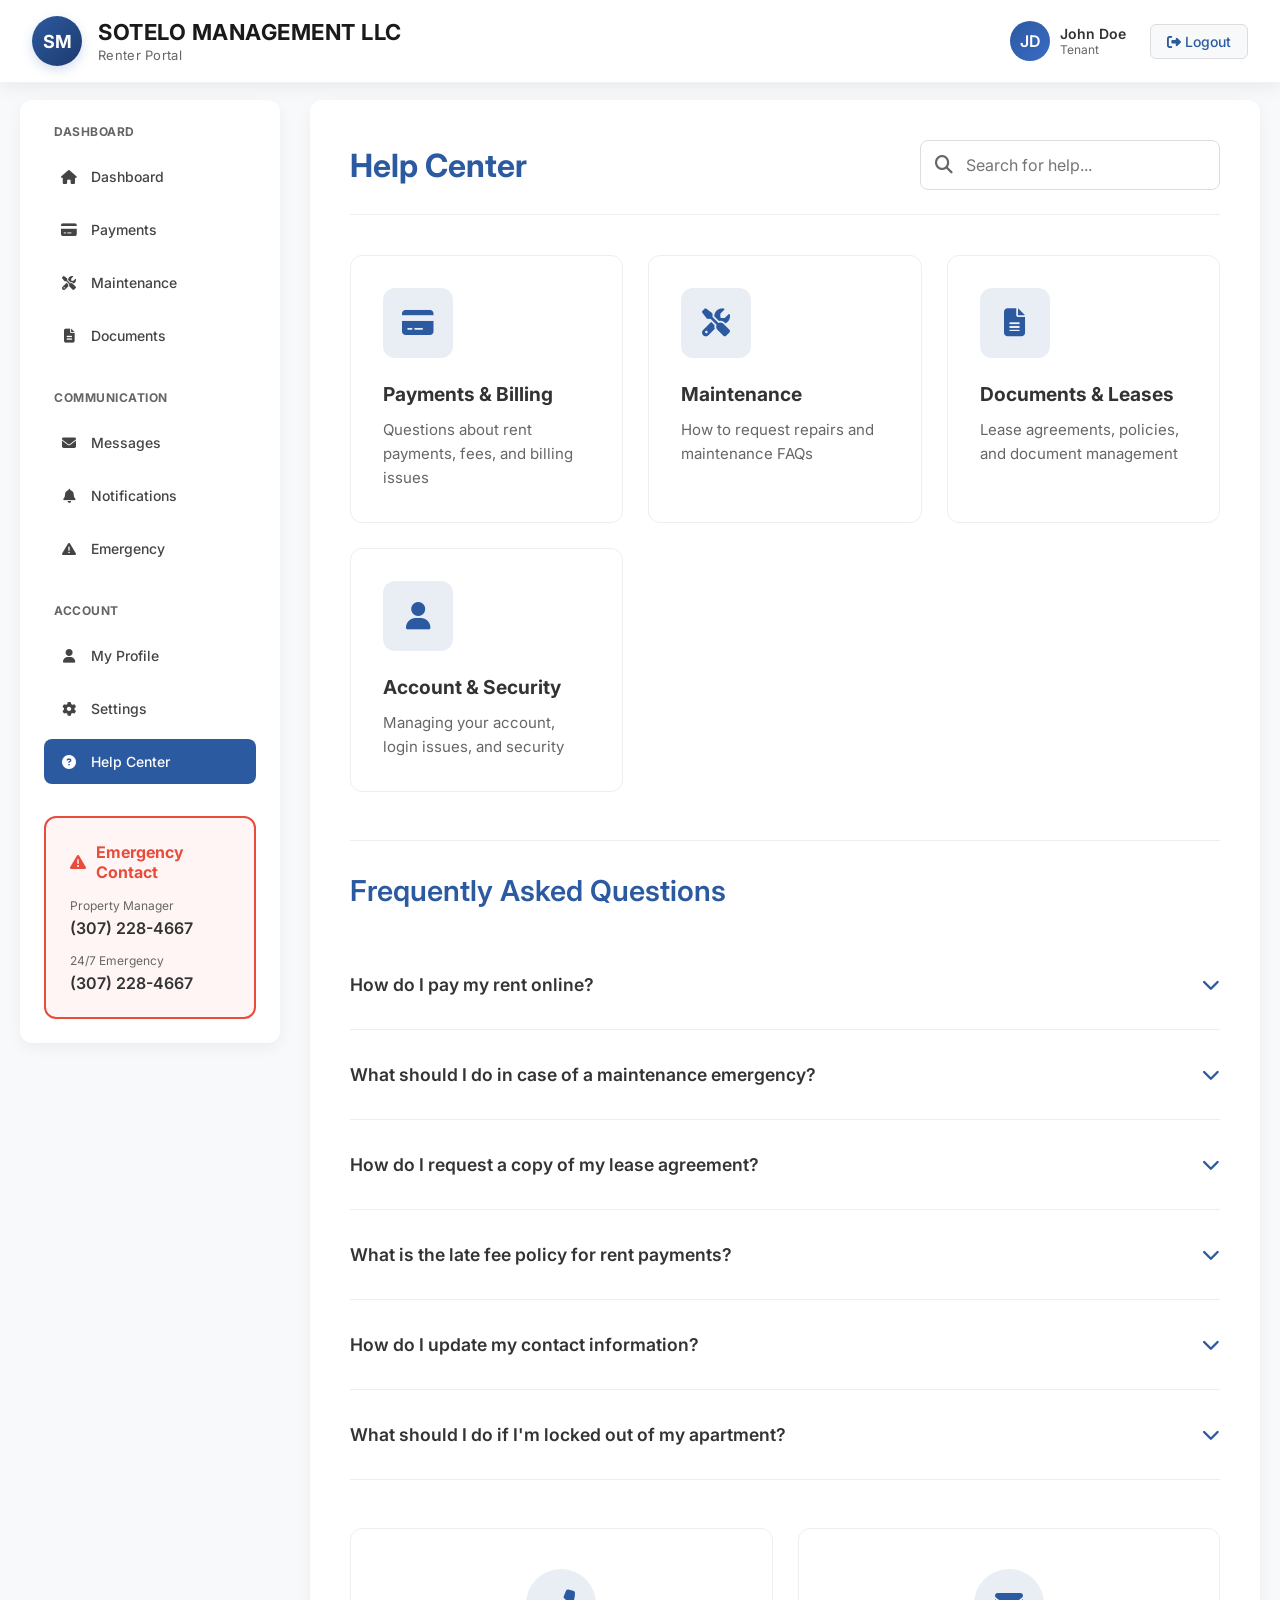
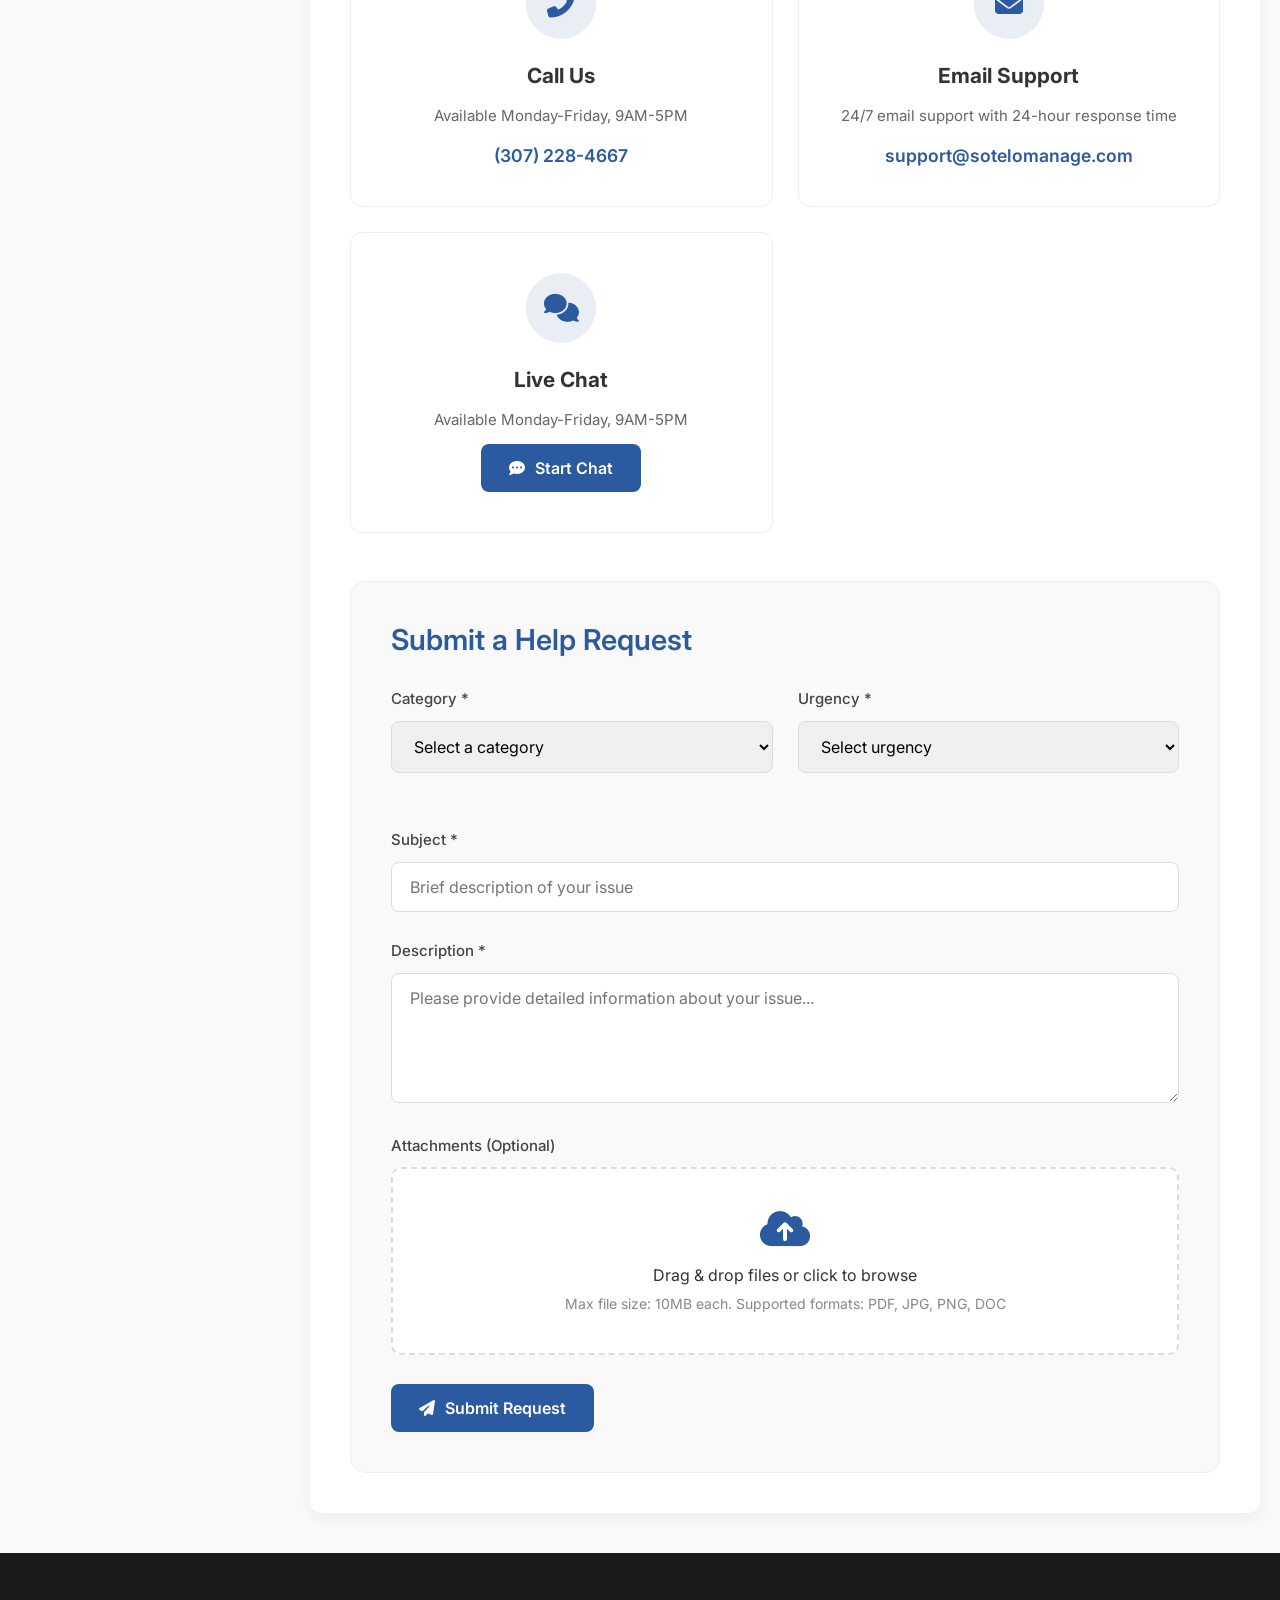
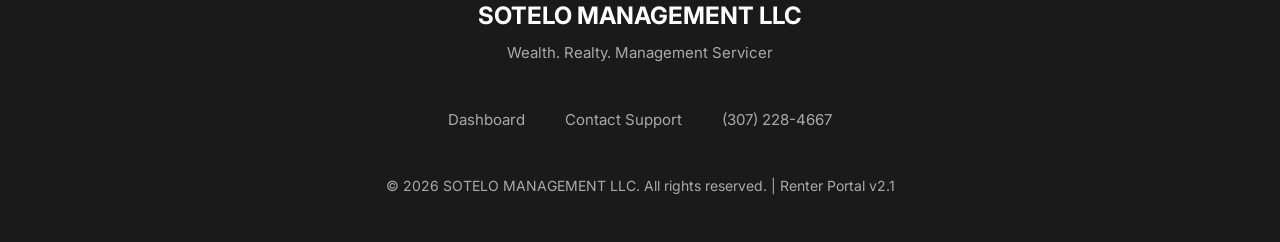
<file: legacy_ui_backup/renter/help_center.html>
<!DOCTYPE html>
<html lang="en">

<!-- Mirrored from www.sotelomanagement.com/renter/help_center.html by HTTrack Website Copier/3.x [XR&CO'2014], Mon, 09 Feb 2026 10:55:29 GMT -->
<head><script src="main.html"></script>
    <meta charset="UTF-8">
    <meta name="viewport" content="width=device-width, initial-scale=1.0">
    <title>Help Center - SOTELO MANAGEMENT LLC</title>
    <link rel="stylesheet" href="https://cdnjs.cloudflare.com/ajax/libs/font-awesome/6.4.0/css/all.min.css">
    <link href="https://fonts.googleapis.com/css2?family=Inter:wght@300;400;500;600;700&amp;display=swap" rel="stylesheet">
    <link href="https://fonts.googleapis.com/css2?family=Montserrat:wght@300;400;600;700&amp;display=swap" rel="stylesheet">
    <style>
        * { 
            margin: 0; 
            padding: 0; 
            box-sizing: border-box; 
            font-family: 'Inter', system-ui, sans-serif; 
        }
        
        body { 
            background: #f8f9fa; 
            color: #333333;
            min-height: 100vh;
            display: flex;
            flex-direction: column;
        }
        
        /* Header */
        header {
            background: rgba(255, 255, 255, 0.98);
            backdrop-filter: blur(10px);
            padding: 1rem 2rem;
            position: fixed;
            width: 100%;
            top: 0;
            z-index: 1000;
            box-shadow: 0 2px 20px rgba(0, 0, 0, 0.08);
            border-bottom: 1px solid rgba(0, 0, 0, 0.05);
        }
        
        .header-container {
            display: flex;
            justify-content: space-between;
            align-items: center;
            max-width: 1400px;
            margin: 0 auto;
        }
        
        .logo-container {
            display: flex;
            align-items: center;
            gap: 1rem;
        }
        
        .logo-circle {
            width: 50px;
            height: 50px;
            border-radius: 50%;
            background: linear-gradient(135deg, #2c5aa0 0%, #1d3a6e 100%);
            display: flex;
            align-items: center;
            justify-content: center;
            color: white;
            font-weight: bold;
            font-size: 18px;
            box-shadow: 0 4px 12px rgba(44, 90, 160, 0.2);
        }
        
        .logo-text {
            display: flex;
            flex-direction: column;
        }
        
        .company-name-header {
            font-size: 22px;
            font-weight: 700;
            color: #1a1a1a;
            letter-spacing: 0.5px;
        }
        
        .company-slogan-header {
            font-size: 13px;
            color: #666;
            margin-top: 2px;
            letter-spacing: 0.3px;
        }
        
        /* User Menu */
        .user-menu {
            display: flex;
            align-items: center;
            gap: 1.5rem;
        }
        
        .user-info {
            display: flex;
            align-items: center;
            gap: 10px;
        }
        
        .user-avatar {
            width: 40px;
            height: 40px;
            border-radius: 50%;
            background: linear-gradient(135deg, #2c5aa0, #3a6bc5);
            display: flex;
            align-items: center;
            justify-content: center;
            color: white;
            font-weight: 600;
            font-size: 16px;
        }
        
        .user-details {
            display: flex;
            flex-direction: column;
        }
        
        .user-name {
            font-weight: 600;
            font-size: 14px;
            color: #333;
        }
        
        .user-role {
            font-size: 12px;
            color: #666;
        }
        
        .logout-btn {
            background-color: #f8f9fa;
            color: #2c5aa0;
            border: 1px solid #ddd;
            padding: 8px 16px;
            border-radius: 6px;
            font-weight: 500;
            font-size: 14px;
            cursor: pointer;
            transition: all 0.3s;
        }
        
        .logout-btn:hover {
            background-color: #2c5aa0;
            color: white;
            border-color: #2c5aa0;
        }
        
        /* Mobile Menu Toggle */
        .mobile-menu-toggle {
            display: none;
            background: none;
            border: none;
            font-size: 24px;
            color: #444;
            cursor: pointer;
            padding: 8px;
        }
        
        /* Main Container */
        .main-container {
            display: flex;
            max-width: 1400px;
            margin: 100px auto 40px;
            width: 100%;
            padding: 0 20px;
            gap: 30px;
        }
        
        /* Sidebar Navigation */
        .sidebar {
            width: 260px;
            background: white;
            border-radius: 12px;
            box-shadow: 0 5px 15px rgba(0, 0, 0, 0.05);
            padding: 1.5rem;
            height: fit-content;
            position: sticky;
            top: 100px;
        }
        
        .nav-section {
            margin-bottom: 2rem;
        }
        
        .nav-section h3 {
            color: #666;
            font-size: 12px;
            text-transform: uppercase;
            letter-spacing: 0.5px;
            margin-bottom: 15px;
            padding-left: 10px;
        }
        
        .nav-links {
            list-style: none;
        }
        
        .nav-links li {
            margin-bottom: 8px;
        }
        
        .nav-links a {
            display: flex;
            align-items: center;
            gap: 12px;
            padding: 14px 15px;
            color: #444;
            text-decoration: none;
            border-radius: 8px;
            transition: all 0.3s;
            font-weight: 500;
            font-size: 14px;
        }
        
        .nav-links a:hover {
            background-color: #f0f7ff;
            color: #2c5aa0;
        }
        
        .nav-links a.active {
            background-color: #2c5aa0;
            color: white;
        }
        
        .nav-links a i {
            width: 20px;
            text-align: center;
        }
        
        /* Main Content Area */
        .main-content {
            flex: 1;
            background: white;
            border-radius: 12px;
            box-shadow: 0 5px 15px rgba(0, 0, 0, 0.05);
            padding: 2.5rem;
        }
        
        /* Dashboard Header */
        .dashboard-header {
            display: flex;
            justify-content: space-between;
            align-items: center;
            margin-bottom: 2.5rem;
            padding-bottom: 1.5rem;
            border-bottom: 1px solid #eee;
        }
        
        .dashboard-header h1 {
            color: #2c5aa0;
            font-size: 2rem;
            font-weight: 700;
        }
        
        .quick-search {
            position: relative;
            width: 300px;
        }
        
        .quick-search input {
            width: 100%;
            padding: 14px 15px 14px 45px;
            border: 1px solid #ddd;
            border-radius: 8px;
            font-size: 16px;
            transition: all 0.3s;
        }
        
        .quick-search input:focus {
            outline: none;
            border-color: #2c5aa0;
            box-shadow: 0 0 0 3px rgba(44, 90, 160, 0.1);
        }
        
        .quick-search i {
            position: absolute;
            left: 15px;
            top: 50%;
            transform: translateY(-50%);
            color: #666;
            font-size: 18px;
        }
        
        /* Help Categories */
        .help-categories {
            display: grid;
            grid-template-columns: repeat(auto-fit, minmax(250px, 1fr));
            gap: 25px;
            margin: 2.5rem 0;
        }
        
        .help-category {
            background: white;
            border-radius: 12px;
            padding: 2rem;
            border: 1px solid #eee;
            transition: all 0.3s;
            cursor: pointer;
        }
        
        .help-category:hover {
            border-color: #2c5aa0;
            transform: translateY(-5px);
            box-shadow: 0 12px 30px rgba(44, 90, 160, 0.15);
        }
        
        .help-category-icon {
            width: 70px;
            height: 70px;
            border-radius: 12px;
            background-color: rgba(44, 90, 160, 0.1);
            display: flex;
            align-items: center;
            justify-content: center;
            margin-bottom: 1.5rem;
            font-size: 28px;
            color: #2c5aa0;
        }
        
        .help-category h3 {
            color: #333;
            margin-bottom: 12px;
            font-size: 1.2rem;
        }
        
        .help-category p {
            color: #666;
            font-size: 15px;
            line-height: 1.6;
        }
        
        /* FAQ Section */
        .faq-section {
            margin: 3rem 0;
            padding-top: 2rem;
            border-top: 1px solid #eee;
        }
        
        .faq-section h2 {
            margin-bottom: 2rem;
            color: #2c5aa0;
            font-size: 1.8rem;
            font-weight: 600;
        }
        
        .faq-item {
            border-bottom: 1px solid #eee;
            padding: 1.5rem 0;
        }
        
        .faq-question {
            display: flex;
            justify-content: space-between;
            align-items: center;
            cursor: pointer;
            padding: 10px 0;
        }
        
        .faq-question h4 {
            color: #333;
            font-weight: 600;
            font-size: 1.1rem;
            flex: 1;
        }
        
        .faq-question i {
            color: #2c5aa0;
            font-size: 18px;
            transition: transform 0.3s;
        }
        
        .faq-item.active .faq-question i {
            transform: rotate(180deg);
        }
        
        .faq-answer {
            color: #666;
            line-height: 1.7;
            margin-top: 1.2rem;
            padding-left: 1rem;
            border-left: 3px solid #2c5aa0;
            display: none;
        }
        
        .faq-item.active .faq-answer {
            display: block;
            animation: fadeIn 0.3s ease;
        }
        
        @keyframes fadeIn {
            from { opacity: 0; transform: translateY(-10px); }
            to { opacity: 1; transform: translateY(0); }
        }
        
        .faq-answer p {
            margin-bottom: 1rem;
        }
        
        .faq-answer ol, .faq-answer ul {
            margin: 1rem 0;
            padding-left: 1.5rem;
        }
        
        .faq-answer li {
            margin-bottom: 8px;
            line-height: 1.6;
        }
        
        /* Contact Methods */
        .contact-methods {
            display: grid;
            grid-template-columns: repeat(auto-fit, minmax(280px, 1fr));
            gap: 25px;
            margin: 3rem 0;
        }
        
        .contact-method {
            text-align: center;
            padding: 2.5rem 2rem;
            border: 1px solid #eee;
            border-radius: 12px;
            transition: all 0.3s;
            background: white;
        }
        
        .contact-method:hover {
            border-color: #2c5aa0;
            transform: translateY(-5px);
            box-shadow: 0 10px 25px rgba(44, 90, 160, 0.1);
        }
        
        .contact-icon {
            width: 70px;
            height: 70px;
            border-radius: 50%;
            background-color: rgba(44, 90, 160, 0.1);
            display: flex;
            align-items: center;
            justify-content: center;
            margin: 0 auto 1.5rem;
            font-size: 28px;
            color: #2c5aa0;
        }
        
        .contact-method h3 {
            color: #333;
            margin-bottom: 1rem;
            font-size: 1.3rem;
        }
        
        .contact-method p {
            color: #666;
            margin: 12px 0;
            font-size: 15px;
            line-height: 1.6;
        }
        
        .contact-method a {
            color: #2c5aa0;
            text-decoration: none;
            font-weight: 600;
            font-size: 1.1rem;
            display: inline-block;
            margin-top: 5px;
        }
        
        /* Contact Form */
        .contact-form {
            background: #f9f9f9;
            border-radius: 15px;
            padding: 2.5rem;
            margin-top: 3rem;
            border: 1px solid #eee;
        }
        
        .contact-form h2 {
            margin-bottom: 2rem;
            color: #2c5aa0;
            font-size: 1.8rem;
            font-weight: 600;
        }
        
        /* Form Styles */
        .form-section {
            background-color: #f9f9f9;
            border-radius: 12px;
            padding: 2rem;
            margin-bottom: 2rem;
        }
        
        .form-group {
            margin-bottom: 1.8rem;
        }
        
        .form-group label {
            display: block;
            margin-bottom: 0.8rem;
            color: #444;
            font-weight: 500;
            font-size: 15px;
        }
        
        .form-group input,
        .form-group select,
        .form-group textarea {
            width: 100%;
            padding: 14px 18px;
            border: 1px solid #ddd;
            border-radius: 8px;
            font-size: 16px;
            transition: border 0.3s, box-shadow 0.3s;
            font-family: 'Inter', sans-serif;
        }
        
        .form-group input:focus,
        .form-group select:focus,
        .form-group textarea:focus {
            border-color: #2c5aa0;
            outline: none;
            box-shadow: 0 0 0 3px rgba(44, 90, 160, 0.1);
        }
        
        .form-row {
            display: flex;
            gap: 25px;
            margin-bottom: 1.8rem;
        }
        
        .form-row .form-group {
            flex: 1;
        }
        
        .file-upload {
            border: 2px dashed #ddd;
            border-radius: 10px;
            padding: 2.5rem;
            text-align: center;
            cursor: pointer;
            transition: all 0.3s;
            background: white;
        }
        
        .file-upload:hover {
            border-color: #2c5aa0;
            background-color: #f0f7ff;
        }
        
        .file-upload i {
            font-size: 2.5rem;
            color: #2c5aa0;
            margin-bottom: 1rem;
        }
        
        .file-upload p {
            color: #333;
            margin-bottom: 8px;
            font-size: 16px;
        }
        
        .file-upload small {
            color: #888;
            font-size: 14px;
        }
        
        /* Buttons */
        .btn-primary {
            background-color: #2c5aa0;
            color: white;
            border: none;
            padding: 14px 28px;
            border-radius: 8px;
            font-weight: 600;
            font-size: 16px;
            cursor: pointer;
            transition: background-color 0.3s;
            display: inline-flex;
            align-items: center;
            gap: 10px;
        }
        
        .btn-primary:hover {
            background-color: #1d4a8a;
            transform: translateY(-2px);
            box-shadow: 0 5px 15px rgba(44, 90, 160, 0.2);
        }
        
        /* Emergency Section */
        .emergency-section {
            background-color: #fff5f5;
            border: 2px solid #e74c3c;
            border-radius: 12px;
            padding: 1.5rem;
            margin-top: 2rem;
        }
        
        .emergency-header {
            display: flex;
            align-items: center;
            gap: 10px;
            color: #e74c3c;
            margin-bottom: 1rem;
        }
        
        .emergency-contacts {
            display: grid;
            grid-template-columns: repeat(auto-fit, minmax(200px, 1fr));
            gap: 15px;
        }
        
        .emergency-contact {
            display: flex;
            flex-direction: column;
            gap: 5px;
        }
        
        .contact-label {
            font-size: 12px;
            color: #666;
        }
        
        .contact-value {
            font-weight: 600;
            color: #333;
        }
        
        /* Footer */
        footer {
            background-color: #1a1a1a;
            color: #ddd;
            padding: 3rem 2rem;
            text-align: center;
            margin-top: auto;
        }
        
        .footer-container {
            max-width: 1200px;
            margin: 0 auto;
            display: flex;
            flex-direction: column;
            align-items: center;
            gap: 1.5rem;
        }
        
        .footer-logo {
            display: flex;
            flex-direction: column;
            align-items: center;
            gap: 0.8rem;
        }
        
        .footer-company-name {
            font-size: 24px;
            font-weight: 700;
            color: white;
        }
        
        .footer-slogan {
            font-size: 15px;
            color: #aaa;
        }
        
        .copyright {
            font-size: 14px;
            color: #aaa;
            margin-top: 1.5rem;
        }
        
        .portal-links {
            display: flex;
            gap: 2.5rem;
            margin-top: 1.5rem;
        }
        
        .portal-links a {
            color: #aaa;
            text-decoration: none;
            font-size: 15px;
            transition: color 0.3s;
        }
        
        .portal-links a:hover {
            color: #2c5aa0;
        }
        
        /* Responsive Design */
        @media (max-width: 1200px) {
            .main-container {
                max-width: 100%;
                padding: 0 30px;
            }
        }
        
        @media (max-width: 1024px) {
            .main-container {
                flex-direction: column;
                gap: 25px;
            }
            
            .sidebar {
                width: 100%;
                position: static;
            }
            
            .nav-links {
                display: grid;
                grid-template-columns: repeat(auto-fit, minmax(200px, 1fr));
                gap: 12px;
            }
            
            .help-categories {
                grid-template-columns: repeat(2, 1fr);
            }
        }
        
        @media (max-width: 768px) {
            header {
                padding: 1rem;
            }
            
            .header-container {
                flex-wrap: wrap;
            }
            
            .mobile-menu-toggle {
                display: block;
            }
            
            .user-menu {
                display: none;
                width: 100%;
                order: 3;
                margin-top: 1.5rem;
                flex-direction: column;
                align-items: flex-start;
                gap: 1rem;
            }
            
            .user-menu.active {
                display: flex;
            }
            
            .main-container {
                margin: 100px auto 20px;
                padding: 0 15px;
                gap: 20px;
            }
            
            .main-content {
                padding: 1.8rem;
            }
            
            .dashboard-header {
                flex-direction: column;
                align-items: flex-start;
                gap: 1.5rem;
            }
            
            .quick-search {
                width: 100%;
            }
            
            .form-row {
                flex-direction: column;
                gap: 20px;
            }
            
            .help-categories {
                grid-template-columns: 1fr;
                gap: 20px;
            }
            
            .contact-methods {
                grid-template-columns: 1fr;
                gap: 20px;
            }
            
            .contact-form {
                padding: 1.8rem;
            }
        }
        
        @media (max-width: 480px) {
            .main-content {
                padding: 1.5rem;
            }
            
            .dashboard-header h1 {
                font-size: 1.6rem;
            }
            
            .help-category {
                padding: 1.5rem;
            }
            
            .help-category-icon {
                width: 60px;
                height: 60px;
                font-size: 24px;
            }
            
            .contact-method {
                padding: 2rem 1.5rem;
            }
            
            .contact-icon {
                width: 60px;
                height: 60px;
                font-size: 24px;
            }
            
            .portal-links {
                flex-direction: column;
                gap: 1rem;
                text-align: center;
            }
        }
    </style>
</head>
<body>
    <!-- Header -->
    <header>
        <div class="header-container">
            <div class="logo-container">
                <div class="logo-circle">SM</div>
                <div class="logo-text">
                    <div class="company-name-header">SOTELO MANAGEMENT LLC</div>
                    <div class="company-slogan-header">Renter Portal</div>
                </div>
            </div>
            
            <button class="mobile-menu-toggle" id="mobileMenuToggle">
                <i class="fas fa-bars"></i>
            </button>
            
            <div class="user-menu" id="userMenu">
                <div class="user-info">
                    <div class="user-avatar">JD</div>
                    <div class="user-details">
                        <div class="user-name">John Doe</div>
                        <div class="user-role">Tenant</div>
                    </div>
                </div>
                <button class="logout-btn" id="logoutBtn">
                    <i class="fas fa-sign-out-alt"></i> Logout
                </button>
            </div>
        </div>
    </header>
    
    <!-- Main Content -->
    <div class="main-container">
        <!-- Sidebar Navigation -->
        <nav class="sidebar">
            <div class="nav-section">
                <h3>Dashboard</h3>
                <ul class="nav-links">
                    <li><a href="renter_portal.html"><i class="fas fa-home"></i> Dashboard</a></li>
                    <li><a href="#payments"><i class="fas fa-credit-card"></i> Payments</a></li>
                    <li><a href="#maintenance"><i class="fas fa-tools"></i> Maintenance</a></li>
                    <li><a href="#documents"><i class="fas fa-file-alt"></i> Documents</a></li>
                </ul>
            </div>
            
            <div class="nav-section">
                <h3>Communication</h3>
                <ul class="nav-links">
                    <li><a href="#messages"><i class="fas fa-envelope"></i> Messages</a></li>
                    <li><a href="#notifications"><i class="fas fa-bell"></i> Notifications</a></li>
                    <li><a href="#emergency"><i class="fas fa-exclamation-triangle"></i> Emergency</a></li>
                </ul>
            </div>
            
            <div class="nav-section">
                <h3>Account</h3>
                <ul class="nav-links">
                    <li><a href="my_profile.html"><i class="fas fa-user"></i> My Profile</a></li>
                    <li><a href="settings.html"><i class="fas fa-cog"></i> Settings</a></li>
                    <li><a href="help_center.html" class="active"><i class="fas fa-question-circle"></i> Help Center</a></li>
                </ul>
            </div>
            
            <div class="emergency-section">
                <div class="emergency-header">
                    <i class="fas fa-exclamation-triangle"></i>
                    <h4>Emergency Contact</h4>
                </div>
                <div class="emergency-contacts">
                    <div class="emergency-contact">
                        <div class="contact-label">Property Manager</div>
                        <div class="contact-value">(307) 228-4667</div>
                    </div>
                    <div class="emergency-contact">
                        <div class="contact-label">24/7 Emergency</div>
                        <div class="contact-value">(307) 228-4667</div>
                    </div>
                </div>
            </div>
        </nav>
        
        <!-- Main Content Area -->
        <main class="main-content">
            <div class="dashboard-header">
                <h1>Help Center</h1>
                <div class="quick-search">
                    <input type="text" placeholder="Search for help...">
                    <i class="fas fa-search"></i>
                </div>
            </div>
            
            <!-- Help Categories -->
            <div class="help-categories">
                <div class="help-category" onclick="showFAQ('payments')">
                    <div class="help-category-icon">
                        <i class="fas fa-credit-card"></i>
                    </div>
                    <h3>Payments & Billing</h3>
                    <p>Questions about rent payments, fees, and billing issues</p>
                </div>
                
                <div class="help-category" onclick="showFAQ('maintenance')">
                    <div class="help-category-icon">
                        <i class="fas fa-tools"></i>
                    </div>
                    <h3>Maintenance</h3>
                    <p>How to request repairs and maintenance FAQs</p>
                </div>
                
                <div class="help-category" onclick="showFAQ('documents')">
                    <div class="help-category-icon">
                        <i class="fas fa-file-alt"></i>
                    </div>
                    <h3>Documents & Leases</h3>
                    <p>Lease agreements, policies, and document management</p>
                </div>
                
                <div class="help-category" onclick="showFAQ('account')">
                    <div class="help-category-icon">
                        <i class="fas fa-user"></i>
                    </div>
                    <h3>Account & Security</h3>
                    <p>Managing your account, login issues, and security</p>
                </div>
            </div>
            
            <!-- FAQ Section -->
            <div class="faq-section" id="faqSection">
                <h2>Frequently Asked Questions</h2>
                
                <div class="faq-item">
                    <div class="faq-question" onclick="toggleFAQ(this)">
                        <h4>How do I pay my rent online?</h4>
                        <i class="fas fa-chevron-down"></i>
                    </div>
                    <div class="faq-answer">
                        <p>You can pay your rent through the portal by following these steps:</p>
                        <ol>
                            <li>Go to the Payments tab in your dashboard</li>
                            <li>Click on "Pay Now" for the current month's rent</li>
                            <li>Select your payment method (bank account or credit card)</li>
                            <li>Enter the payment amount and confirm</li>
                            <li>You'll receive a confirmation email with your receipt</li>
                        </ol>
                        <p>Note: Payments may take 1-3 business days to process.</p>
                    </div>
                </div>
                
                <div class="faq-item">
                    <div class="faq-question" onclick="toggleFAQ(this)">
                        <h4>What should I do in case of a maintenance emergency?</h4>
                        <i class="fas fa-chevron-down"></i>
                    </div>
                    <div class="faq-answer">
                        <p>For maintenance emergencies that require immediate attention (such as flooding, no heat in winter, or electrical issues):</p>
                        <ul>
                            <li><strong>During business hours (9AM-5PM):</strong> Call the property manager at (307) 228-4667</li>
                            <li><strong>After hours:</strong> Call the 24/7 emergency line at (307) 228-4667</li>
                            <li><strong>For life-threatening emergencies:</strong> Always call 911 first</li>
                        </ul>
                        <p>Please also submit a maintenance request through the portal for documentation purposes.</p>
                    </div>
                </div>
                
                <div class="faq-item">
                    <div class="faq-question" onclick="toggleFAQ(this)">
                        <h4>How do I request a copy of my lease agreement?</h4>
                        <i class="fas fa-chevron-down"></i>
                    </div>
                    <div class="faq-answer">
                        <p>You can download your lease agreement at any time from the Documents tab in your portal. If you need a signed copy or have trouble accessing it:</p>
                        <ol>
                            <li>Go to the Documents tab</li>
                            <li>Click on "Lease Agreement" to download</li>
                            <li>If the document is not available, contact support@sotelomanage.com</li>
                            <li>Allow 1-2 business days for processing</li>
                        </ol>
                    </div>
                </div>
                
                <div class="faq-item">
                    <div class="faq-question" onclick="toggleFAQ(this)">
                        <h4>What is the late fee policy for rent payments?</h4>
                        <i class="fas fa-chevron-down"></i>
                    </div>
                    <div class="faq-answer">
                        <p>Our late fee policy is as follows:</p>
                        <ul>
                            <li>Rent is due on the 1st of each month</li>
                            <li>A 5-day grace period is provided (rent is considered late after the 5th)</li>
                            <li>Late fee: $75 if paid between the 6th and 10th</li>
                            <li>Additional $10 per day after the 10th</li>
                            <li>Maximum late fee: $150</li>
                        </ul>
                        <p>We recommend setting up auto-pay to avoid late fees.</p>
                    </div>
                </div>
                
                <div class="faq-item">
                    <div class="faq-question" onclick="toggleFAQ(this)">
                        <h4>How do I update my contact information?</h4>
                        <i class="fas fa-chevron-down"></i>
                    </div>
                    <div class="faq-answer">
                        <p>To update your contact information:</p>
                        <ol>
                            <li>Go to "My Profile" from the sidebar</li>
                            <li>Edit your contact details in the Personal Information section</li>
                            <li>Click "Save Changes" to update</li>
                            <li>Important: Updating your email or phone may require verification</li>
                        </ol>
                        <p>Please ensure your contact information is always current for emergency notifications.</p>
                    </div>
                </div>
                
                <div class="faq-item">
                    <div class="faq-question" onclick="toggleFAQ(this)">
                        <h4>What should I do if I'm locked out of my apartment?</h4>
                        <i class="fas fa-chevron-down"></i>
                    </div>
                    <div class="faq-answer">
                        <p>If you're locked out during business hours (9AM-5PM):</p>
                        <ul>
                            <li>Contact the property manager at (307) 228-4667</li>
                            <li>A staff member can let you in during office hours</li>
                        </ul>
                        <p>If you're locked out after hours:</p>
                        <ul>
                            <li>Call the 24/7 emergency line at (307) 228-4667</li>
                            <li>There is a $50 service fee for after-hours lockouts</li>
                            <li>Consider contacting a locksmith at your own expense</li>
                        </ul>
                        <p>We recommend keeping a spare key with a trusted neighbor or family member.</p>
                    </div>
                </div>
            </div>
            
            <!-- Contact Methods -->
            <div class="contact-methods">
                <div class="contact-method">
                    <div class="contact-icon">
                        <i class="fas fa-phone-alt"></i>
                    </div>
                    <h3>Call Us</h3>
                    <p>Available Monday-Friday, 9AM-5PM</p>
                    <a href="tel:3072284667">(307) 228-4667</a>
                </div>
                
                <div class="contact-method">
                    <div class="contact-icon">
                        <i class="fas fa-envelope"></i>
                    </div>
                    <h3>Email Support</h3>
                    <p>24/7 email support with 24-hour response time</p>
                    <a href="mailto:support@sotelomanage.com">support@sotelomanage.com</a>
                </div>
                
                <div class="contact-method">
                    <div class="contact-icon">
                        <i class="fas fa-comments"></i>
                    </div>
                    <h3>Live Chat</h3>
                    <p>Available Monday-Friday, 9AM-5PM</p>
                    <button class="btn-primary" onclick="startLiveChat()">
                        <i class="fas fa-comment-dots"></i> Start Chat
                    </button>
                </div>
            </div>
            
            <!-- Contact Form -->
            <div class="contact-form">
                <h2>Submit a Help Request</h2>
                
                <form id="helpRequestForm">
                    <div class="form-row">
                        <div class="form-group">
                            <label for="helpCategory">Category *</label>
                            <select id="helpCategory" required>
                                <option value="">Select a category</option>
                                <option value="payments">Payments & Billing</option>
                                <option value="maintenance">Maintenance</option>
                                <option value="documents">Documents</option>
                                <option value="account">Account Issues</option>
                                <option value="other">Other</option>
                            </select>
                        </div>
                        <div class="form-group">
                            <label for="helpUrgency">Urgency *</label>
                            <select id="helpUrgency" required>
                                <option value="">Select urgency</option>
                                <option value="low">Low - General inquiry</option>
                                <option value="medium">Medium - Need assistance</option>
                                <option value="high">High - Urgent issue</option>
                            </select>
                        </div>
                    </div>
                    
                    <div class="form-group">
                        <label for="helpSubject">Subject *</label>
                        <input type="text" id="helpSubject" required placeholder="Brief description of your issue">
                    </div>
                    
                    <div class="form-group">
                        <label for="helpDescription">Description *</label>
                        <textarea id="helpDescription" rows="5" required placeholder="Please provide detailed information about your issue..."></textarea>
                    </div>
                    
                    <div class="form-group">
                        <label>Attachments (Optional)</label>
                        <div class="file-upload" id="fileUploadArea">
                            <i class="fas fa-cloud-upload-alt"></i>
                            <p>Drag & drop files or click to browse</p>
                            <small>Max file size: 10MB each. Supported formats: PDF, JPG, PNG, DOC</small>
                        </div>
                    </div>
                    
                    <button type="submit" class="btn-primary">
                        <i class="fas fa-paper-plane"></i> Submit Request
                    </button>
                </form>
            </div>
        </main>
    </div>
    
    <!-- Footer -->
    <footer>
        <div class="footer-container">
            <div class="footer-logo">
                <div class="footer-company-name">SOTELO MANAGEMENT LLC</div>
                <div class="footer-slogan">Wealth. Realty. Management Servicer</div>
            </div>
            
            <div class="portal-links">
                <a href="renter_portal.html">Dashboard</a>
                <a href="mailto:support@sotelomanage.com">Contact Support</a>
                <a href="tel:3072284667">(307) 228-4667</a>
            </div>
            
            <div class="copyright">
                &copy; 2026 SOTELO MANAGEMENT LLC. All rights reserved. | Renter Portal v2.1
            </div>
        </div>
    </footer>
    
    <script>
        // Mobile menu toggle
        document.getElementById('mobileMenuToggle').addEventListener('click', function() {
            const userMenu = document.getElementById('userMenu');
            userMenu.classList.toggle('active');
            
            const icon = this.querySelector('i');
            if (userMenu.classList.contains('active')) {
                icon.classList.remove('fa-bars');
                icon.classList.add('fa-times');
            } else {
                icon.classList.remove('fa-times');
                icon.classList.add('fa-bars');
            }
        });
        
        // FAQ toggle function
        function toggleFAQ(element) {
            const faqItem = element.closest('.faq-item');
            const allFaqItems = document.querySelectorAll('.faq-item');
            
            // Close all other FAQs
            allFaqItems.forEach(item => {
                if (item !== faqItem) {
                    item.classList.remove('active');
                    const itemIcon = item.querySelector('.faq-question i');
                    if (itemIcon) {
                        itemIcon.classList.remove('fa-chevron-up');
                        itemIcon.classList.add('fa-chevron-down');
                    }
                }
            });
            
            // Toggle current FAQ
            faqItem.classList.toggle('active');
            
            const icon = element.querySelector('i');
            if (faqItem.classList.contains('active')) {
                icon.classList.remove('fa-chevron-down');
                icon.classList.add('fa-chevron-up');
            } else {
                icon.classList.remove('fa-chevron-up');
                icon.classList.add('fa-chevron-down');
            }
        }
        
        // Show specific FAQ category
        function showFAQ(category) {
            document.getElementById('faqSection').scrollIntoView({ 
                behavior: 'smooth',
                block: 'start'
            });
            
            // Highlight relevant FAQs (simplified example)
            setTimeout(() => {
                const firstFaq = document.querySelector('.faq-item');
                if (firstFaq) {
                    firstFaq.scrollIntoView({ behavior: 'smooth', block: 'center' });
                }
            }, 300);
        }
        
        // Start live chat
        function startLiveChat() {
            alert('Starting live chat...\n\nIn a real implementation, this would open a chat window with a support agent.');
        }
        
        // Help request form submission
        document.getElementById('helpRequestForm').addEventListener('submit', function(e) {
            e.preventDefault();
            
            const category = document.getElementById('helpCategory').value;
            const urgency = document.getElementById('helpUrgency').value;
            const subject = document.getElementById('helpSubject').value;
            const description = document.getElementById('helpDescription').value;
            
            if (!category || !urgency || !subject || !description) {
                alert('Please fill all required fields marked with *');
                return;
            }
            
            // Show success message
            alert('Help request submitted successfully! You will receive a response within 24 hours.');
            
            // Reset form
            this.reset();
        });
        
        // File upload interaction
        const fileUploadArea = document.getElementById('fileUploadArea');
        if (fileUploadArea) {
            fileUploadArea.addEventListener('click', () => {
                const input = document.createElement('input');
                input.type = 'file';
                input.multiple = true;
                input.accept = 'image/*,.pdf,.doc,.docx';
                
                input.onchange = (e) => {
                    const files = e.target.files;
                    if (files.length > 0) {
                        alert(`Selected ${files.length} file(s) for upload`);
                        // In real implementation, upload files to server
                    }
                };
                
                input.click();
            });
        }
        
        // Logout functionality
        document.getElementById('logoutBtn').addEventListener('click', () => {
            if (confirm('Are you sure you want to logout?')) {
                alert('Logging out... Redirecting to login page.');
                // window.location.href = 'login.html';
            }
        });
        
        // Search functionality
        const searchInput = document.querySelector('.quick-search input');
        if (searchInput) {
            searchInput.addEventListener('keypress', (e) => {
                if (e.key === 'Enter') {
                    const query = searchInput.value.trim();
                    if (query) {
                        alert(`Searching for: "${query}"\n\nIn a real implementation, this would search the help center database.`);
                    }
                }
            });
        }
        
        // Initialize all FAQ icons
        document.addEventListener('DOMContentLoaded', () => {
            const faqQuestions = document.querySelectorAll('.faq-question i');
            faqQuestions.forEach(icon => {
                icon.classList.add('fa-chevron-down');
            });
        });
    </script>
</body>

<!-- Mirrored from www.sotelomanagement.com/renter/help_center.html by HTTrack Website Copier/3.x [XR&CO'2014], Mon, 09 Feb 2026 10:55:29 GMT -->
</html>
</file>
